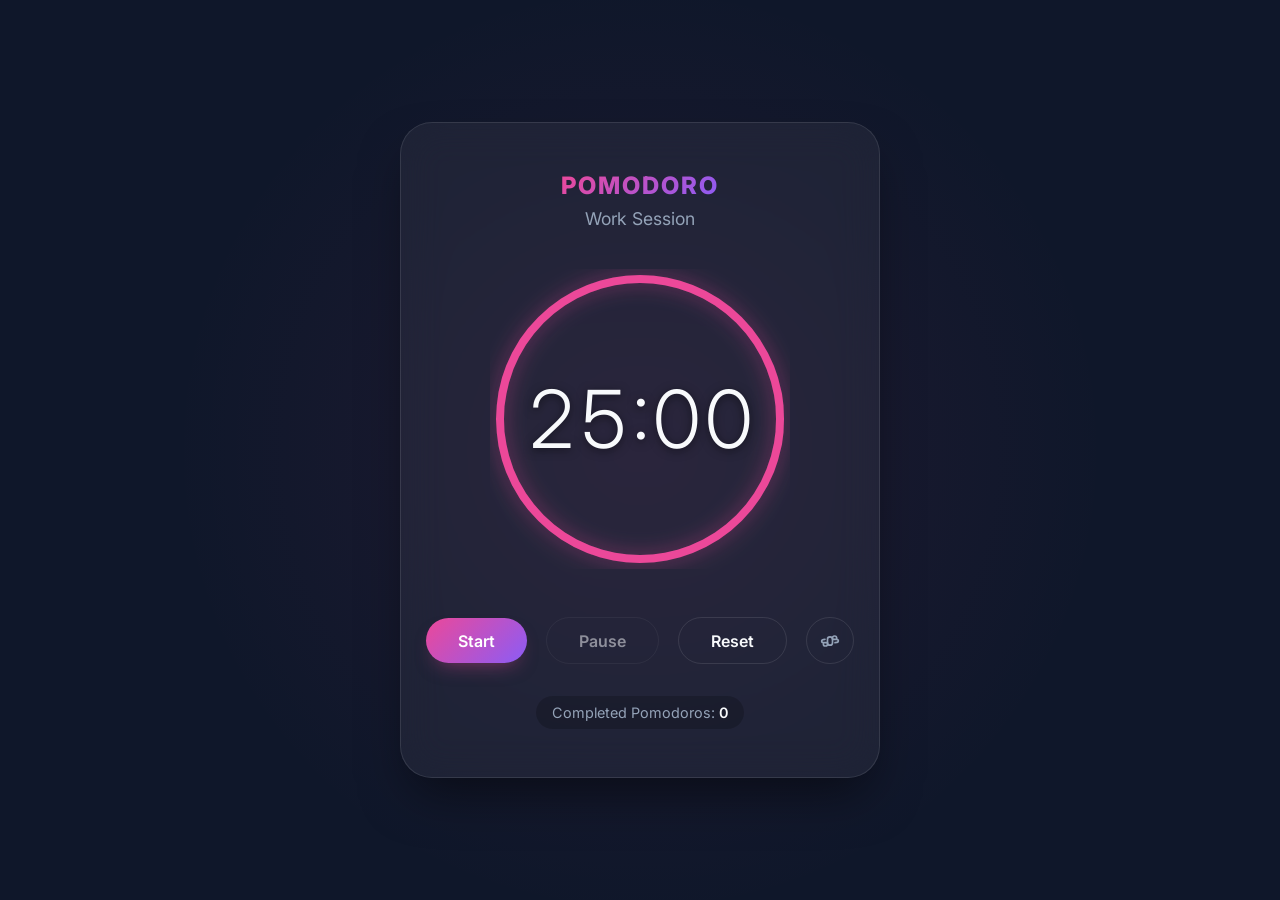
<file: index.html>
<!DOCTYPE html>
<html lang="ja">
<head>
    <meta charset="UTF-8">
    <meta name="viewport" content="width=device-width, initial-scale=1.0">
    <title>プレミアム ポモドーロタイマー</title>
    <link href="https://fonts.googleapis.com/css2?family=Inter:wght@300;400;600;800&display=swap" rel="stylesheet">
    <link rel="stylesheet" href="style.css">
</head>
<body>
    <div class="background-animation"></div>
    <div class="container" id="app-container">
        <div class="header">
            <h1>Pomodoro</h1>
            <p id="mode-text" class="mode-text">Work Session</p>
        </div>
        
        <div class="timer-display">
            <div class="progress-ring-container">
                <svg class="progress-ring" width="300" height="300">
                    <circle class="progress-ring__circle--bg" stroke-width="8" fill="transparent" r="140" cx="150" cy="150" />
                    <circle id="progress-ring" class="progress-ring__circle" stroke-width="8" fill="transparent" r="140" cx="150" cy="150" />
                </svg>
                <div class="time" id="time-display">25:00</div>
            </div>
        </div>

        <div class="controls">
            <button id="start-btn" class="btn primary-btn">Start</button>
            <button id="pause-btn" class="btn secondary-btn" disabled>Pause</button>
            <button id="reset-btn" class="btn secondary-btn">Reset</button>
            <button id="switch-mode-btn" class="btn icon-btn" title="Switch Mode">
                <svg xmlns="http://www.w3.org/2000/svg" width="20" height="20" viewBox="0 0 24 24" fill="none" stroke="currentColor" stroke-width="2" stroke-linecap="round" stroke-linejoin="round">
                    <path d="M4 14c-1.33 0-2-.67-2-2 0-1.8 2-2 4-2M4 14v1.5c0 1.38 1.12 2.5 2.5 2.5A2.5 2.5 0 0 0 9 15.5V14M4 14h5M20 10c1.33 0 2 .67 2 2 0 1.8-2 2-4 2M20 10V8.5C20 7.12 18.88 6 17.5 6A2.5 2.5 0 0 0 15 8.5V10M20 10h-5"/>
                    <path d="M9 10a3 3 0 0 1 6 0v4a3 3 0 0 1-6 0v-4z"/>
                </svg>
            </button>
        </div>
        
        <div class="stats">
            <p>Completed Pomodoros: <span id="session-count">0</span></p>
        </div>
    </div>

    <script src="app.js"></script>
</body>
</html>
</file>
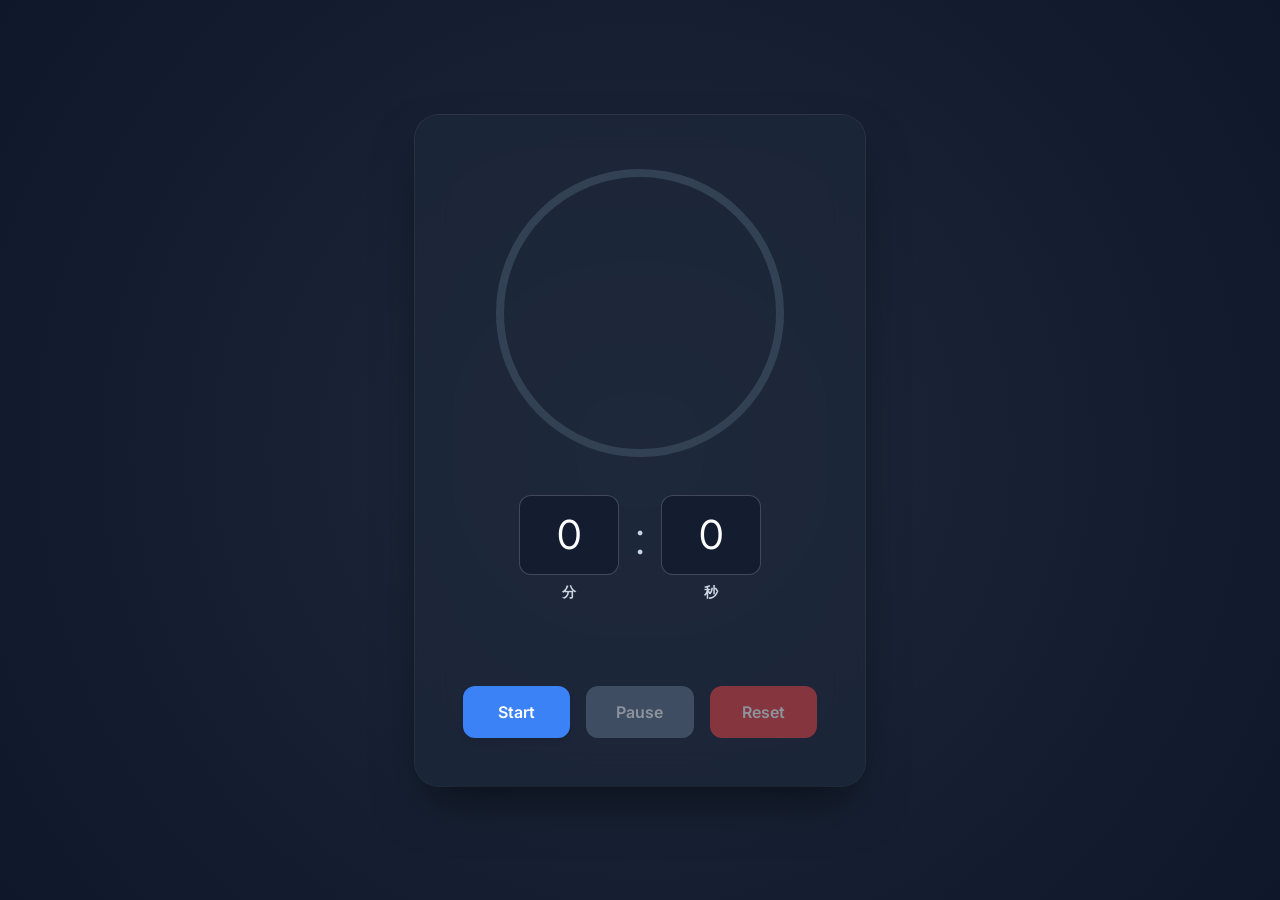
<file: timer_app/index.html>
<!DOCTYPE html>
<html lang="ja">
<head>
    <meta charset="UTF-8">
    <meta name="viewport" content="width=device-width, initial-scale=1.0">
    <title>Beautiful Timer</title>
    <link rel="stylesheet" href="styles.css">
    <link href="https://fonts.googleapis.com/css2?family=Inter:wght@300;400;600&display=swap" rel="stylesheet">
</head>
<body>
    <div class="timer-container">
        <div class="progress-ring-container">
            <svg class="progress-ring" width="300" height="300">
                <circle class="progress-ring__background" stroke-width="8" fill="transparent" r="140" cx="150" cy="150"/>
                <circle class="progress-ring__circle" stroke-width="8" fill="transparent" r="140" cx="150" cy="150"/>
            </svg>
            <div class="time-display" id="time-display">00:00</div>
        </div>
        
        <div class="input-container" id="input-container">
            <div class="input-group">
                <input type="number" id="minutes-input" min="0" max="150" value="0" placeholder="00">
                <label for="minutes-input">分</label>
            </div>
            <span class="separator">:</span>
            <div class="input-group">
                <input type="number" id="seconds-input" min="0" max="59" value="0" placeholder="00">
                <label for="seconds-input">秒</label>
            </div>
        </div>
        
        <div class="error-message" id="error-message">最大150分（2.5時間）まで設定可能です</div>

        <div class="controls">
            <button id="start-btn" class="btn btn-primary">Start</button>
            <button id="pause-btn" class="btn btn-secondary" disabled>Pause</button>
            <button id="reset-btn" class="btn btn-danger" disabled>Reset</button>
        </div>
    </div>
    
    <script src="script.js"></script>
</body>
</html>
</file>
<file: style.css>
:root {
    --bg-color: #0f172a;
    --glass-bg: rgba(255, 255, 255, 0.05);
    --glass-border: rgba(255, 255, 255, 0.1);
    --text-primary: #f8fafc;
    --text-secondary: #94a3b8;
    
    --work-color: #ec4899; /* Pink */
    --work-gradient: linear-gradient(135deg, #ec4899, #8b5cf6);
    --work-glow: rgba(236, 72, 153, 0.5);
    
    --break-color: #10b981; /* Green */
    --break-gradient: linear-gradient(135deg, #10b981, #3b82f6);
    --break-glow: rgba(16, 185, 129, 0.5);
    
    --transition: all 0.4s cubic-bezier(0.4, 0, 0.2, 1);
}

* {
    box-sizing: border-box;
    margin: 0;
    padding: 0;
}

body {
    font-family: 'Inter', sans-serif;
    background-color: var(--bg-color);
    color: var(--text-primary);
    min-height: 100vh;
    display: flex;
    justify-content: center;
    align-items: center;
    overflow: hidden;
}

.background-animation {
    position: absolute;
    top: 50%;
    left: 50%;
    transform: translate(-50%, -50%);
    width: 100vw;
    height: 100vh;
    background: radial-gradient(circle at center, var(--work-glow) 0%, transparent 60%);
    opacity: 0.15;
    z-index: -1;
    transition: background var(--transition);
}

body.break-mode .background-animation {
    background: radial-gradient(circle at center, var(--break-glow) 0%, transparent 60%);
}

.container {
    background: var(--glass-bg);
    backdrop-filter: blur(20px);
    -webkit-backdrop-filter: blur(20px);
    border: 1px solid var(--glass-border);
    border-radius: 32px;
    padding: 3rem 4rem;
    display: flex;
    flex-direction: column;
    align-items: center;
    box-shadow: 0 25px 50px -12px rgba(0, 0, 0, 0.5);
    width: 100%;
    max-width: 480px;
    transition: transform 0.3s ease, box-shadow 0.3s ease;
}

.container:hover {
    transform: translateY(-5px);
    box-shadow: 0 30px 60px -15px rgba(0, 0, 0, 0.6);
}

.header {
    text-align: center;
    margin-bottom: 2.5rem;
}

h1 {
    font-size: 1.5rem;
    font-weight: 800;
    letter-spacing: 2px;
    text-transform: uppercase;
    background: var(--work-gradient);
    -webkit-background-clip: text;
    -webkit-text-fill-color: transparent;
    margin-bottom: 0.5rem;
    transition: background var(--transition);
}

body.break-mode h1 {
    background: var(--break-gradient);
    -webkit-background-clip: text;
    -webkit-text-fill-color: transparent;
}

.mode-text {
    font-size: 1.1rem;
    font-weight: 400;
    color: var(--text-secondary);
    transition: color var(--transition);
}

.timer-display {
    position: relative;
    margin-bottom: 3rem;
}

.progress-ring-container {
    position: relative;
    width: 300px;
    height: 300px;
    display: flex;
    justify-content: center;
    align-items: center;
}

.progress-ring {
    transform: rotate(-90deg);
    position: absolute;
    top: 0;
    left: 0;
}

.progress-ring__circle--bg {
    stroke: rgba(255, 255, 255, 0.05);
}

.progress-ring__circle {
    stroke: url(#gradient); 
    /* We'll set stroke gradient dynamically or use a base color */
    stroke: var(--work-color);
    stroke-dasharray: 880; /* 2 * PI * 140 ~= 879.6 */
    stroke-dashoffset: 0;
    stroke-linecap: round;
    transition: stroke-dashoffset 1s linear, stroke var(--transition);
    filter: drop-shadow(0 0 10px var(--work-glow));
}

body.break-mode .progress-ring__circle {
    stroke: var(--break-color);
    filter: drop-shadow(0 0 10px var(--break-glow));
}

.time {
    font-size: 5rem;
    font-weight: 300;
    font-variant-numeric: tabular-nums;
    text-shadow: 0 2px 10px rgba(0,0,0,0.5);
    z-index: 10;
}

.controls {
    display: flex;
    gap: 1.2rem;
    align-items: center;
    margin-bottom: 2rem;
}

.btn {
    border: none;
    outline: none;
    cursor: pointer;
    font-family: inherit;
    font-size: 1rem;
    font-weight: 600;
    border-radius: 100px;
    padding: 0.8rem 2rem;
    transition: var(--transition);
}

.btn:disabled {
    opacity: 0.5;
    cursor: not-allowed;
    transform: none !important;
}

.primary-btn {
    background: var(--work-gradient);
    color: white;
    box-shadow: 0 10px 20px -10px var(--work-glow);
}

.primary-btn:hover:not(:disabled) {
    transform: translateY(-2px);
    box-shadow: 0 15px 25px -10px var(--work-glow);
}

.primary-btn:active:not(:disabled) {
    transform: translateY(1px);
}

body.break-mode .primary-btn {
    background: var(--break-gradient);
    box-shadow: 0 10px 20px -10px var(--break-glow);
}

body.break-mode .primary-btn:hover:not(:disabled) {
    box-shadow: 0 15px 25px -10px var(--break-glow);
}

.secondary-btn {
    background: transparent;
    color: var(--text-primary);
    border: 1px solid var(--glass-border);
}

.secondary-btn:hover:not(:disabled) {
    background: var(--glass-bg);
}

.icon-btn {
    background: transparent;
    color: var(--text-secondary);
    border: 1px solid var(--glass-border);
    padding: 0.8rem;
    display: flex;
    align-items: center;
    justify-content: center;
    border-radius: 50%;
}

.icon-btn:hover {
    color: var(--text-primary);
    background: var(--glass-bg);
    transform: rotate(15deg);
}

.stats {
    font-size: 0.9rem;
    color: var(--text-secondary);
    background: rgba(0,0,0,0.2);
    padding: 0.5rem 1rem;
    border-radius: 20px;
}

#session-count {
    font-weight: 600;
    color: var(--text-primary);
}
</file>
<file: timer_app/styles.css>
:root {
    --bg-color: #0f172a;
    --container-bg: rgba(30, 41, 59, 0.7);
    --primary-color: #3b82f6;
    --primary-hover: #2563eb;
    --secondary-color: #64748b;
    --secondary-hover: #475569;
    --danger-color: #ef4444;
    --danger-hover: #dc2626;
    --text-color: #f8fafc;
    --text-muted: #cbd5e1;
    --ring-bg: #334155;
    --ring-color: #3b82f6;
    --ring-finish: #10b981;
}

* {
    box-sizing: border-box;
    margin: 0;
    padding: 0;
}

body {
    font-family: 'Inter', sans-serif;
    background-color: var(--bg-color);
    color: var(--text-color);
    display: flex;
    justify-content: center;
    align-items: center;
    min-height: 100vh;
    overflow: hidden;
    background: radial-gradient(circle at center, #1e293b 0%, #0f172a 100%);
}

.timer-container {
    background: var(--container-bg);
    backdrop-filter: blur(16px);
    -webkit-backdrop-filter: blur(16px);
    border-radius: 24px;
    padding: 3rem;
    box-shadow: 0 25px 50px -12px rgba(0, 0, 0, 0.5), 0 0 0 1px rgba(255, 255, 255, 0.1);
    display: flex;
    flex-direction: column;
    align-items: center;
    gap: 2rem;
    width: 100%;
    max-width: 450px;
    transition: transform 0.3s ease;
}

.progress-ring-container {
    position: relative;
    width: 300px;
    height: 300px;
    display: flex;
    justify-content: center;
    align-items: center;
}

.progress-ring {
    transform: rotate(-90deg);
    position: absolute;
    top: 0;
    left: 0;
}

.progress-ring__background {
    stroke: var(--ring-bg);
}

.progress-ring__circle {
    stroke: var(--ring-color);
    stroke-dasharray: 879; /* 2 * pi * r (r=140) */
    stroke-dashoffset: 0;
    stroke-linecap: round;
    transition: stroke-dashoffset 0.1s linear, stroke 0.5s ease;
}

.time-display {
    font-size: 4rem;
    font-weight: 300;
    letter-spacing: 2px;
    font-variant-numeric: tabular-nums;
    text-shadow: 0 2px 10px rgba(0,0,0,0.3);
    z-index: 10;
}

.input-container {
    display: flex;
    align-items: center;
    justify-content: center;
    gap: 1rem;
    width: 100%;
}

.input-container.hidden {
    display: none;
}

.input-group {
    display: flex;
    flex-direction: column;
    align-items: center;
    gap: 0.5rem;
}

input[type="number"] {
    background: rgba(15, 23, 42, 0.6);
    border: 1px solid rgba(255, 255, 255, 0.2);
    border-radius: 12px;
    color: white;
    font-size: 2.5rem;
    font-family: inherit;
    text-align: center;
    width: 100px;
    height: 80px;
    appearance: textfield;
    -moz-appearance: textfield;
    transition: border-color 0.2s, box-shadow 0.2s;
}

input[type="number"]::-webkit-outer-spin-button,
input[type="number"]::-webkit-inner-spin-button {
    -webkit-appearance: none;
    margin: 0;
}

input[type="number"]:focus {
    outline: none;
    border-color: var(--primary-color);
    box-shadow: 0 0 0 3px rgba(59, 130, 246, 0.3);
}

.input-group label {
    font-size: 0.875rem;
    color: var(--text-muted);
    font-weight: 600;
}

.separator {
    font-size: 3rem;
    font-weight: 300;
    color: var(--text-muted);
    margin-top: -1.5rem;
}

.controls {
    display: flex;
    gap: 1rem;
    width: 100%;
    justify-content: center;
}

.btn {
    border: none;
    border-radius: 12px;
    padding: 1rem 1.5rem;
    font-size: 1rem;
    font-weight: 600;
    font-family: inherit;
    color: white;
    cursor: pointer;
    transition: all 0.2s ease;
    flex: 1;
    display: flex;
    justify-content: center;
    align-items: center;
    box-shadow: 0 4px 6px -1px rgba(0, 0, 0, 0.1);
}

.btn:disabled {
    opacity: 0.5;
    cursor: not-allowed;
    transform: none !important;
    box-shadow: none !important;
}

.btn:active:not(:disabled) {
    transform: translateY(2px);
    box-shadow: 0 1px 2px rgba(0,0,0,0.2);
}

.btn-primary {
    background-color: var(--primary-color);
}

.btn-primary:hover:not(:disabled) {
    background-color: var(--primary-hover);
    box-shadow: 0 10px 15px -3px rgba(59, 130, 246, 0.4);
}

.btn-secondary {
    background-color: var(--secondary-color);
}

.btn-secondary:hover:not(:disabled) {
    background-color: var(--secondary-hover);
}

.btn-danger {
    background-color: var(--danger-color);
}

.btn-danger:hover:not(:disabled) {
    background-color: var(--danger-hover);
}

.error-message {
    color: var(--danger-color);
    font-size: 0.875rem;
    height: 20px;
    opacity: 0;
    transition: opacity 0.3s;
}

.error-message.show {
    opacity: 1;
}

/* Animations */
@keyframes pulse {
    0% { transform: scale(1); }
    50% { transform: scale(1.02); }
    100% { transform: scale(1); }
}

.timer-finished {
    animation: pulse 1s infinite;
}

.timer-finished .progress-ring__circle {
    stroke: var(--ring-finish);
}
</file>
